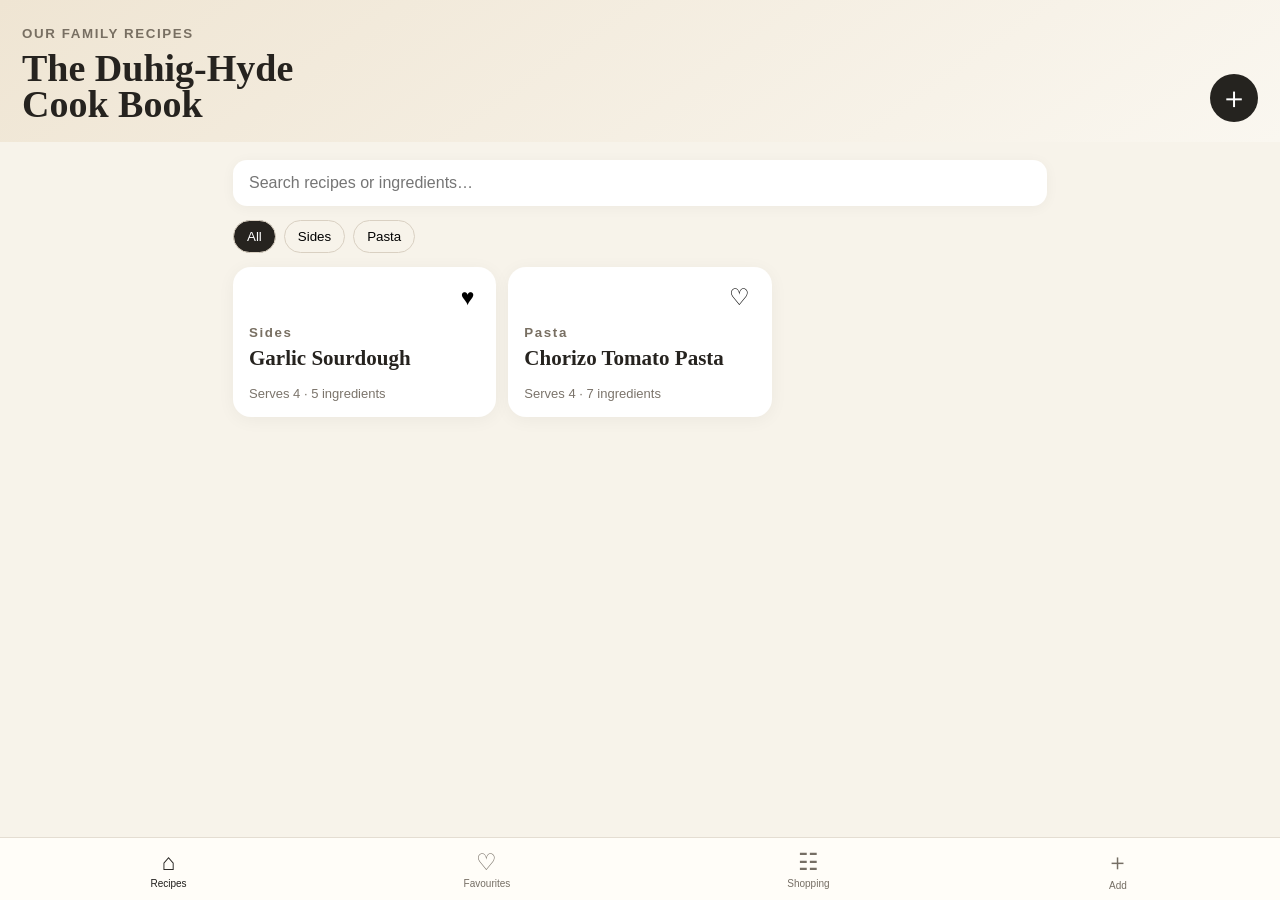
<file: duhig-hyde-cookbook/index.html>
<!doctype html><html lang="en"><head><meta charset="utf-8"><meta name="viewport" content="width=device-width,initial-scale=1,viewport-fit=cover"><meta name="theme-color" content="#f7f3ea"><link rel="manifest" href="manifest.webmanifest"><link rel="apple-touch-icon" href="icon.svg"><title>The Duhig-Hyde Cook Book</title><link rel="stylesheet" href="style.css"></head><body><header><div><small>OUR FAMILY RECIPES</small><h1>The Duhig-Hyde<br>Cook Book</h1></div><button id="addTop" class="round">＋</button></header><main><input id="search" placeholder="Search recipes or ingredients…"><div id="cats" class="chips"></div><section id="recipes" class="grid"></section><section id="shopping" class="panel hidden"><div class="panelHead"><h2>Shopping List</h2><button id="clearShop">Clear</button></div><div id="shopItems"></div></section></main><nav><button data-view="recipes" class="active">⌂<span>Recipes</span></button><button data-view="favs">♡<span>Favourites</span></button><button data-view="shopping">☷<span>Shopping</span></button><button id="addNav">＋<span>Add</span></button></nav><dialog id="modal"><form id="recipeForm" method="dialog"><div class="modalHead"><button type="button" id="cancel">Cancel</button><h2 id="formTitle">Add Recipe</h2><button type="submit">Save</button></div><input type="hidden" id="rid"><label>Recipe name<input id="name" required></label><div class="row"><label>Category<input id="category" placeholder="Pasta"></label><label>Serves<input id="serves" type="number" min="1" value="4"></label></div><label>Ingredients <small>(one per line)</small><textarea id="ingredients" rows="8" required></textarea></label><label>Method <small>(one step per line)</small><textarea id="method" rows="8" required></textarea></label></form></dialog><dialog id="detail"><article id="detailBody"></article></dialog><script src="app.js"></script></body></html>
</file>
<file: duhig-hyde-cookbook/style.css>
:root{font-family:-apple-system,BlinkMacSystemFont,"Segoe UI",sans-serif;color:#26231f;background:#f7f3ea}*{box-sizing:border-box}body{margin:0;padding-bottom:92px}header{padding:calc(24px + env(safe-area-inset-top)) 22px 20px;display:flex;justify-content:space-between;align-items:end;background:linear-gradient(145deg,#efe5d3,#faf7f0)}small{letter-spacing:.12em;color:#786f62;font-weight:700}h1{font-family:Georgia,serif;font-size:38px;line-height:.95;margin:8px 0 0}.round{border:0;border-radius:50%;width:48px;height:48px;font-size:30px;background:#25231f;color:white}main{padding:18px}#search{width:100%;border:0;border-radius:14px;padding:14px 16px;font-size:16px;background:white;box-shadow:0 2px 14px #0000000b}.chips{display:flex;gap:8px;overflow:auto;padding:14px 0}.chips button{white-space:nowrap;border:1px solid #d9d0c2;background:transparent;border-radius:999px;padding:8px 13px}.chips button.active{background:#26231f;color:white}.grid{display:grid;grid-template-columns:1fr 1fr;gap:12px}.card{background:white;border-radius:18px;padding:16px;min-height:150px;display:flex;flex-direction:column;justify-content:space-between;box-shadow:0 3px 18px #0000000c}.card h3{font-family:Georgia,serif;font-size:21px;margin:5px 0}.card .meta{font-size:13px;color:#7b746b}.heart{align-self:flex-end;border:0;background:none;font-size:23px}.panel{background:white;border-radius:18px;padding:16px}.panelHead{display:flex;justify-content:space-between;align-items:center}.shoprow{display:flex;gap:10px;padding:10px 0;border-bottom:1px solid #eee}.hidden{display:none!important}nav{position:fixed;bottom:0;left:0;right:0;padding:8px 12px calc(8px + env(safe-area-inset-bottom));display:flex;justify-content:space-around;background:#fffdf9eF;backdrop-filter:blur(18px);border-top:1px solid #e4ddd2}nav button{border:0;background:none;font-size:23px;color:#756e64}nav span{display:block;font-size:10px;margin-top:2px}nav .active{color:#1f1d1a}dialog{border:0;border-radius:20px;padding:0;width:min(94%,600px);max-height:88vh;background:#f8f4ec}dialog::backdrop{background:#0007}form,article{padding:18px}.modalHead{display:flex;justify-content:space-between;align-items:center;margin-bottom:14px}.modalHead button,.panelHead button{border:0;background:none;color:#5e6f55;font-weight:700}label{display:block;font-weight:650;margin:12px 0}label input,label textarea{display:block;width:100%;margin-top:6px;border:1px solid #ddd3c4;border-radius:12px;padding:11px;font:inherit;background:white}.row{display:flex;gap:10px}.row label{flex:1}.detailTop{display:flex;justify-content:space-between}.detailTop button{border:0;background:none;font-size:20px}.ingredients li,.steps li{margin:9px 0;line-height:1.4}.actions{display:flex;gap:8px;margin:18px 0}.actions button{flex:1;border:0;border-radius:12px;padding:11px;background:#2d2a25;color:white}.actions button.secondary{background:#e9e1d5;color:#2d2a25}@media(min-width:700px){.grid{grid-template-columns:repeat(3,1fr)}main{max-width:850px;margin:auto}}
</file>
